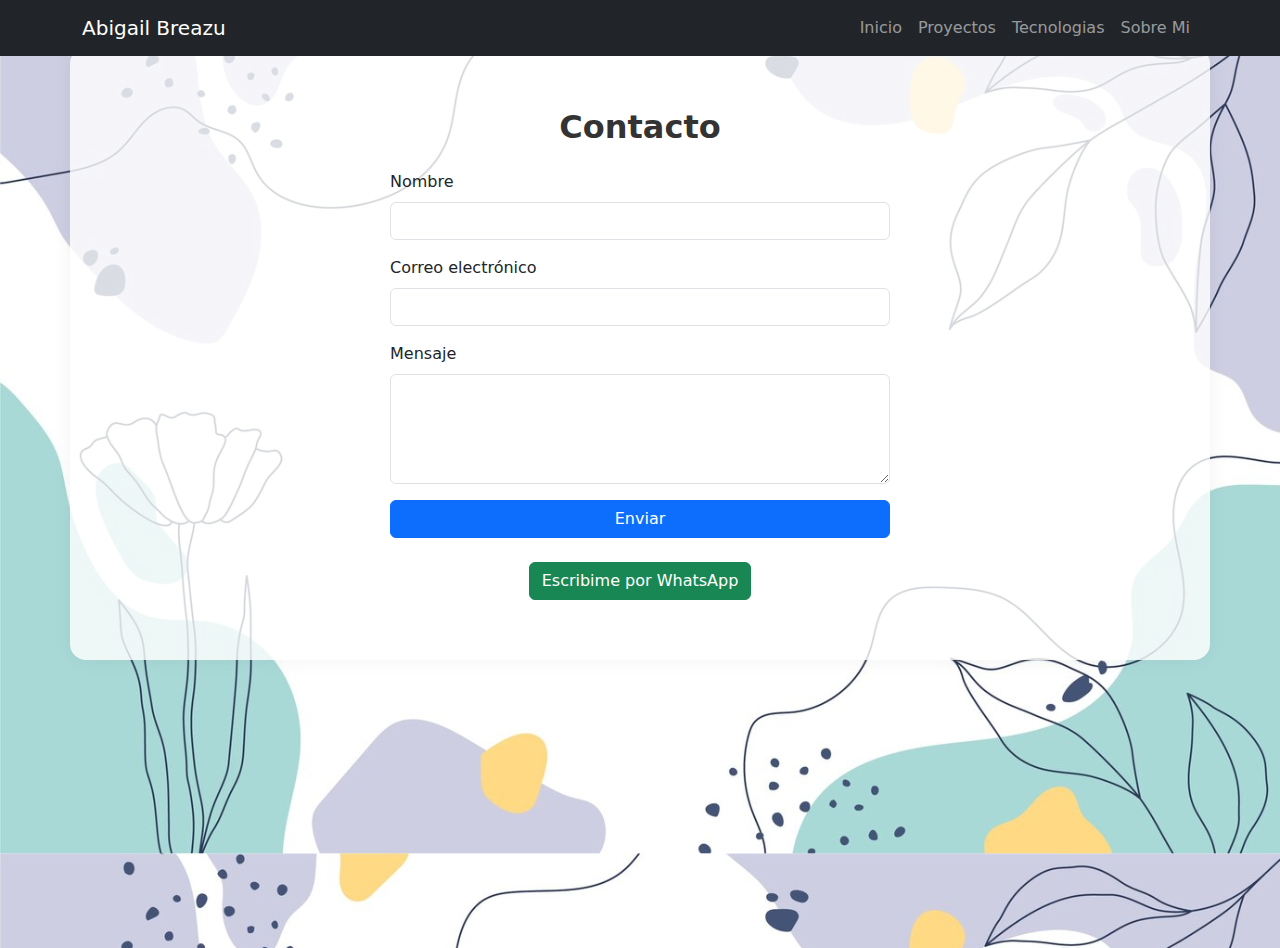
<file: front/html/contacto.html>
<!DOCTYPE html>
<html lang="en">
<head>
  <meta charset="UTF-8">
  <meta name="viewport" content="width=device-width, initial-scale=1.0">
  <link
  href="https://cdn.jsdelivr.net/npm/bootstrap@5.3.3/dist/css/bootstrap.min.css"
  rel="stylesheet"
/>

<link rel="stylesheet" href="../css/index.css" />

  <title>Document</title>
</head>
<body>
  <style>
    /* Asegurarse que el body ocupe toda la altura de la pantalla */
    html,
    body {
      height: 100%;
      margin: 0;
    }

    /* Para que la navbar no se solape con el contenido */
    .content {
      height: 100vh; /* 100% de la altura de la pantalla */
      display: flex;
      align-items: center;
      justify-content: center;
    }

    /* Asegurando que la navbar quede fija arriba */
    .navbar {
      position: fixed;
      width: 100%;
      z-index: 1000;
    }

    /* Asegura que el body no se solape con la navbar */
    .body-content {
      margin-top: 70px; /* Ajusta según el alto de tu navbar */
    }
  </style>
</head>
<body>
  <!-- Barra de Navegación -->
  <nav class="navbar navbar-expand-lg navbar-dark bg-dark fixed-top">
    <div class="container">
      <a class="navbar-brand" href="#">Abigail Breazu</a>
      <button
        class="navbar-toggler"
        type="button"
        data-bs-toggle="collapse"
        data-bs-target="#navbarNav"
        aria-controls="navbarNav"
        aria-expanded="false"
        aria-label="Toggle navigation"
      >
        <span class="navbar-toggler-icon"></span>
      </button>
      <div class="collapse navbar-collapse" id="navbarNav">
        <ul class="navbar-nav ms-auto">
          <li class="nav-item">
            <a class="nav-link" href="./index.html">Inicio</a>
          </li>
          <li class="nav-item">
            <a class="nav-link" href="./proyectos.html">Proyectos</a>
          </li>
          <li class="nav-item">
            <a class="nav-link" href="./tecnologias.html">Tecnologias</a>
          </li>
          <li class="nav-item">
            <a class="nav-link" href="./sobre-mi.html">Sobre Mi</a>
          </li>
        </ul>
      </div>
    </div>
  </nav>





  <section class="container my-5" id="contacto">
    <h2 class="text-center mb-4">Contacto</h2>
    <form action="https://formspree.io/f/mblgnabv" method="POST" class="mx-auto" style="max-width: 500px;">
      <div class="mb-3">
        <label for="nombre" class="form-label">Nombre</label>
        <input type="text" class="form-control" id="nombre" name="nombre" required>
      </div>
      <div class="mb-3">
        <label for="email" class="form-label">Correo electrónico</label>
        <input type="email" class="form-control" id="email" name="_replyto" required>
      </div>
      <div class="mb-3">
        <label for="mensaje" class="form-label">Mensaje</label>
        <textarea class="form-control" id="mensaje" name="mensaje" rows="4" required></textarea>
      </div>
      <button type="submit" class="btn btn-primary w-100">Enviar</button>
    </form>
  
    <!-- Botón de WhatsApp -->
    <div class="text-center mt-4">
      <a href="https://wa.me/542923512182?text=Hola%20Abi!%20Vi%20tu%20portafolio%20y%20me%20encantaría%20contactarte." 
         target="_blank" class="btn btn-success">
        Escribime por WhatsApp
      </a>
    </div>
  </section>
  


  <script src="https://cdn.jsdelivr.net/npm/bootstrap@5.3.3/dist/js/bootstrap.bundle.min.js"></script>
  
</body>
</html>
</file>
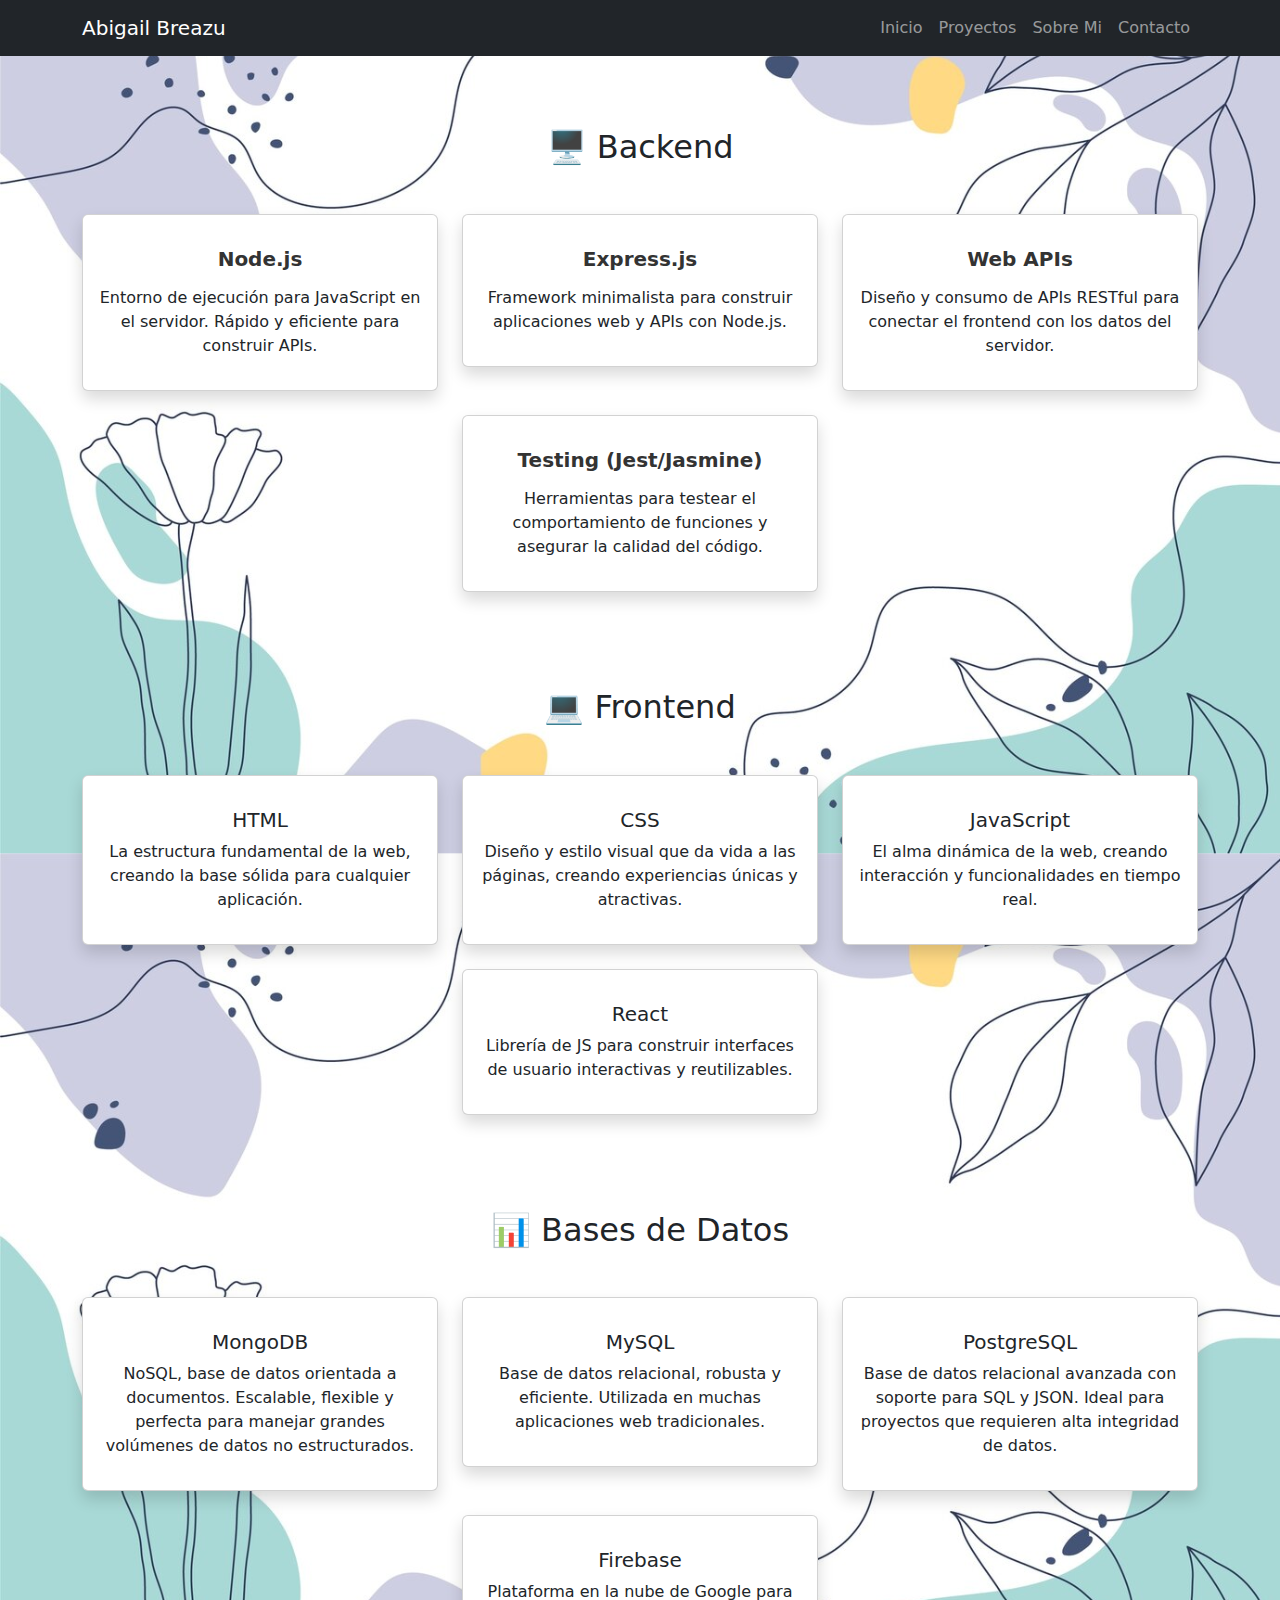
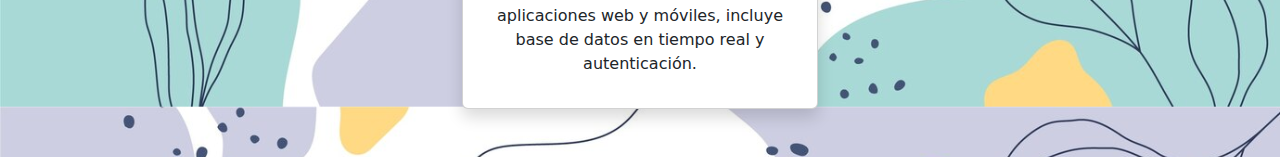
<file: front/html/tecnologias.html>
<!DOCTYPE html>
<html lang="en">
  <head>
    <meta charset="UTF-8" />
    <meta name="viewport" content="width=device-width, initial-scale=1.0" />
    <link
      href="https://cdn.jsdelivr.net/npm/bootstrap@5.3.3/dist/css/bootstrap.min.css"
      rel="stylesheet"
    />

    <link rel="stylesheet" href="../css/index.css" />
    <title>Document</title>
  </head>
  <body>
    <style>
      /* Asegurarse que el body ocupe toda la altura de la pantalla */
      html,
      body {
        height: 100%;
        margin: 0;
      }

      /* Para que la navbar no se solape con el contenido */
      .content {
        height: 100vh; /* 100% de la altura de la pantalla */
        display: flex;
        align-items: center;
        justify-content: center;
      }

      /* Asegurando que la navbar quede fija arriba */
      .navbar {
        position: fixed;
        width: 100%;
        z-index: 1000;
      }

      /* Asegura que el body no se solape con la navbar */
      .body-content {
        margin-top: 70px; /* Ajusta según el alto de tu navbar */
      }
    </style>
  </head>
  <body>
    <!-- Barra de Navegación -->
    <nav class="navbar navbar-expand-lg navbar-dark bg-dark fixed-top">
      <div class="container">
        <a class="navbar-brand" href="#">Abigail Breazu</a>
        <button
          class="navbar-toggler"
          type="button"
          data-bs-toggle="collapse"
          data-bs-target="#navbarNav"
          aria-controls="navbarNav"
          aria-expanded="false"
          aria-label="Toggle navigation"
        >
          <span class="navbar-toggler-icon"></span>
        </button>
        <div class="collapse navbar-collapse" id="navbarNav">
          <ul class="navbar-nav ms-auto">
            <li class="nav-item">
              <a class="nav-link" href="./index.html">Inicio</a>
            </li>
            <li class="nav-item">
              <a class="nav-link" href="./proyectos.html">Proyectos</a>
            </li>
            <li class="nav-item">
              <a class="nav-link" href="./sobre-mi.html">Sobre Mi</a>
            </li>
            <li class="nav-item">
              <a class="nav-link" href="./contacto.html">Contacto</a>
            </li>
          </ul>
        </div>
      </div>
    </nav>



<section id="tecnologias" class="py-5">
<div class="container">
  <h2 class="text-center mb-5">🖥️ Backend</h2>
  <div class="row justify-content-center g-4">
    <div class="col-md-4" data-aos="fade-up">
      <div class="card shadow text-center p-3">
        <i class="fab fa-node fa-3x text-success mb-3"></i>
        <h5>Node.js</h5>
        <p>Entorno de ejecución para JavaScript en el servidor. Rápido y eficiente para construir APIs.</p>
      </div>
    </div>

    <div class="col-md-4" data-aos="fade-up">
      <div class="card shadow text-center p-3">
        <i class="fas fa-server fa-3x text-primary mb-3"></i>
        <h5>Express.js</h5>
        <p>Framework minimalista para construir aplicaciones web y APIs con Node.js.</p>
      </div>
    </div>

    <div class="col-md-4" data-aos="fade-up">
      <div class="card shadow text-center p-3">
        <i class="fas fa-plug fa-3x text-dark mb-3"></i>
        <h5>Web APIs</h5>
        <p>Diseño y consumo de APIs RESTful para conectar el frontend con los datos del servidor.</p>
      </div>
    </div>

    <div class="col-md-4" data-aos="fade-up">
      <div class="card shadow text-center p-3">
        <i class="fas fa-vial fa-3x text-warning mb-3"></i>
        <h5>Testing (Jest/Jasmine)</h5>
        <p>Herramientas para testear el comportamiento de funciones y asegurar la calidad del código.</p>
      </div>
    </div>
  </div>
</div>
</section>
<section id="frontend" class="py-5">
  <div class="container">
    <h2 class="text-center mb-5">💻 Frontend</h2>
    <div class="row justify-content-center g-4">
      <div class="col-md-4" data-aos="fade-up">
        <div class="card shadow text-center p-3">
          <i class="fab fa-html5 fa-3x text-danger mb-3"></i>
          <h5>HTML</h5>
          <p>La estructura fundamental de la web, creando la base sólida para cualquier aplicación.</p>
        </div>
      </div>

      <div class="col-md-4" data-aos="fade-up">
        <div class="card shadow text-center p-3">
          <i class="fab fa-css3-alt fa-3x text-primary mb-3"></i>
          <h5>CSS</h5>
          <p>Diseño y estilo visual que da vida a las páginas, creando experiencias únicas y atractivas.</p>
        </div>
      </div>

      <div class="col-md-4" data-aos="fade-up">
        <div class="card shadow text-center p-3">
          <i class="fab fa-js fa-3x text-warning mb-3"></i>
          <h5>JavaScript</h5>
          <p>El alma dinámica de la web, creando interacción y funcionalidades en tiempo real.</p>
        </div>
      </div>

      <div class="col-md-4" data-aos="fade-up">
        <div class="card shadow text-center p-3">
          <i class="fab fa-react fa-3x text-info mb-3"></i>
          <h5>React</h5>
          <p>Librería de JS para construir interfaces de usuario interactivas y reutilizables.</p>
        </div>
      </div>
    </div>
  </div>
</section>
<section id="bases-de-datos" class="py-5">
  <div class="container">
    <h2 class="text-center mb-5">📊 Bases de Datos</h2>
    <div class="row justify-content-center g-4">
      <div class="col-md-4" data-aos="fade-up">
        <div class="card shadow text-center p-3">
          <i class="fas fa-database fa-3x text-danger mb-3"></i>
          <h5>MongoDB</h5>
          <p>NoSQL, base de datos orientada a documentos. Escalable, flexible y perfecta para manejar grandes volúmenes de datos no estructurados.</p>
        </div>
      </div>

      <div class="col-md-4" data-aos="fade-up">
        <div class="card shadow text-center p-3">
          <i class="fas fa-database fa-3x text-primary mb-3"></i>
          <h5>MySQL</h5>
          <p>Base de datos relacional, robusta y eficiente. Utilizada en muchas aplicaciones web tradicionales.</p>
        </div>
      </div>

      <div class="col-md-4" data-aos="fade-up">
        <div class="card shadow text-center p-3">
          <i class="fas fa-database fa-3x text-warning mb-3"></i>
          <h5>PostgreSQL</h5>
          <p>Base de datos relacional avanzada con soporte para SQL y JSON. Ideal para proyectos que requieren alta integridad de datos.</p>
        </div>
      </div>

      <div class="col-md-4" data-aos="fade-up">
        <div class="card shadow text-center p-3">
          <i class="fab fa-ubuntu fa-3x text-dark mb-3"></i>
          <h5>Firebase</h5>
          <p>Plataforma en la nube de Google para aplicaciones web y móviles, incluye base de datos en tiempo real y autenticación.</p>
        </div>
      </div>
    </div>
  </div>
</section>



        <script src="https://cdn.jsdelivr.net/npm/bootstrap@5.3.3/dist/js/bootstrap.bundle.min.js"></script>

  </body>
</html>
</file>
<file: front/css/index.css>
body {
  background-image: url("./fondo-garabato-abstracto-dibujado-mano_23-2149331175.jpg");
  background-size: 100% auto;
}

#contacto {
  background-color: #ffffffcc;
  padding: 60px 20px;
  border-radius: 16px;
  box-shadow: 0 0 20px rgba(0, 0, 0, 0.05);
}

#contacto h2 {
  font-weight: bold;
  color: #333;
}

/* Estilos para el bloque de Tecnologías */
#tecnologias h5 {
  font-weight: bold;
  color: #333;
  margin-bottom: 15px;
}

#tecnologias i {
  font-size: 2rem;
  color: #007bff;
  margin-right: 10px;
}

#tecnologias ul li {
  font-size: 1.2rem;
  margin-bottom: 10px;
  text-align: center;
}

#tecnologias ul li:hover {
  color: #0056b3;
  cursor: pointer;
  transition: 0.3s;
}

#tecnologias .container {
  padding-top: 80px !important ; /* Ajusta el valor según lo que necesites */
}
</file>
